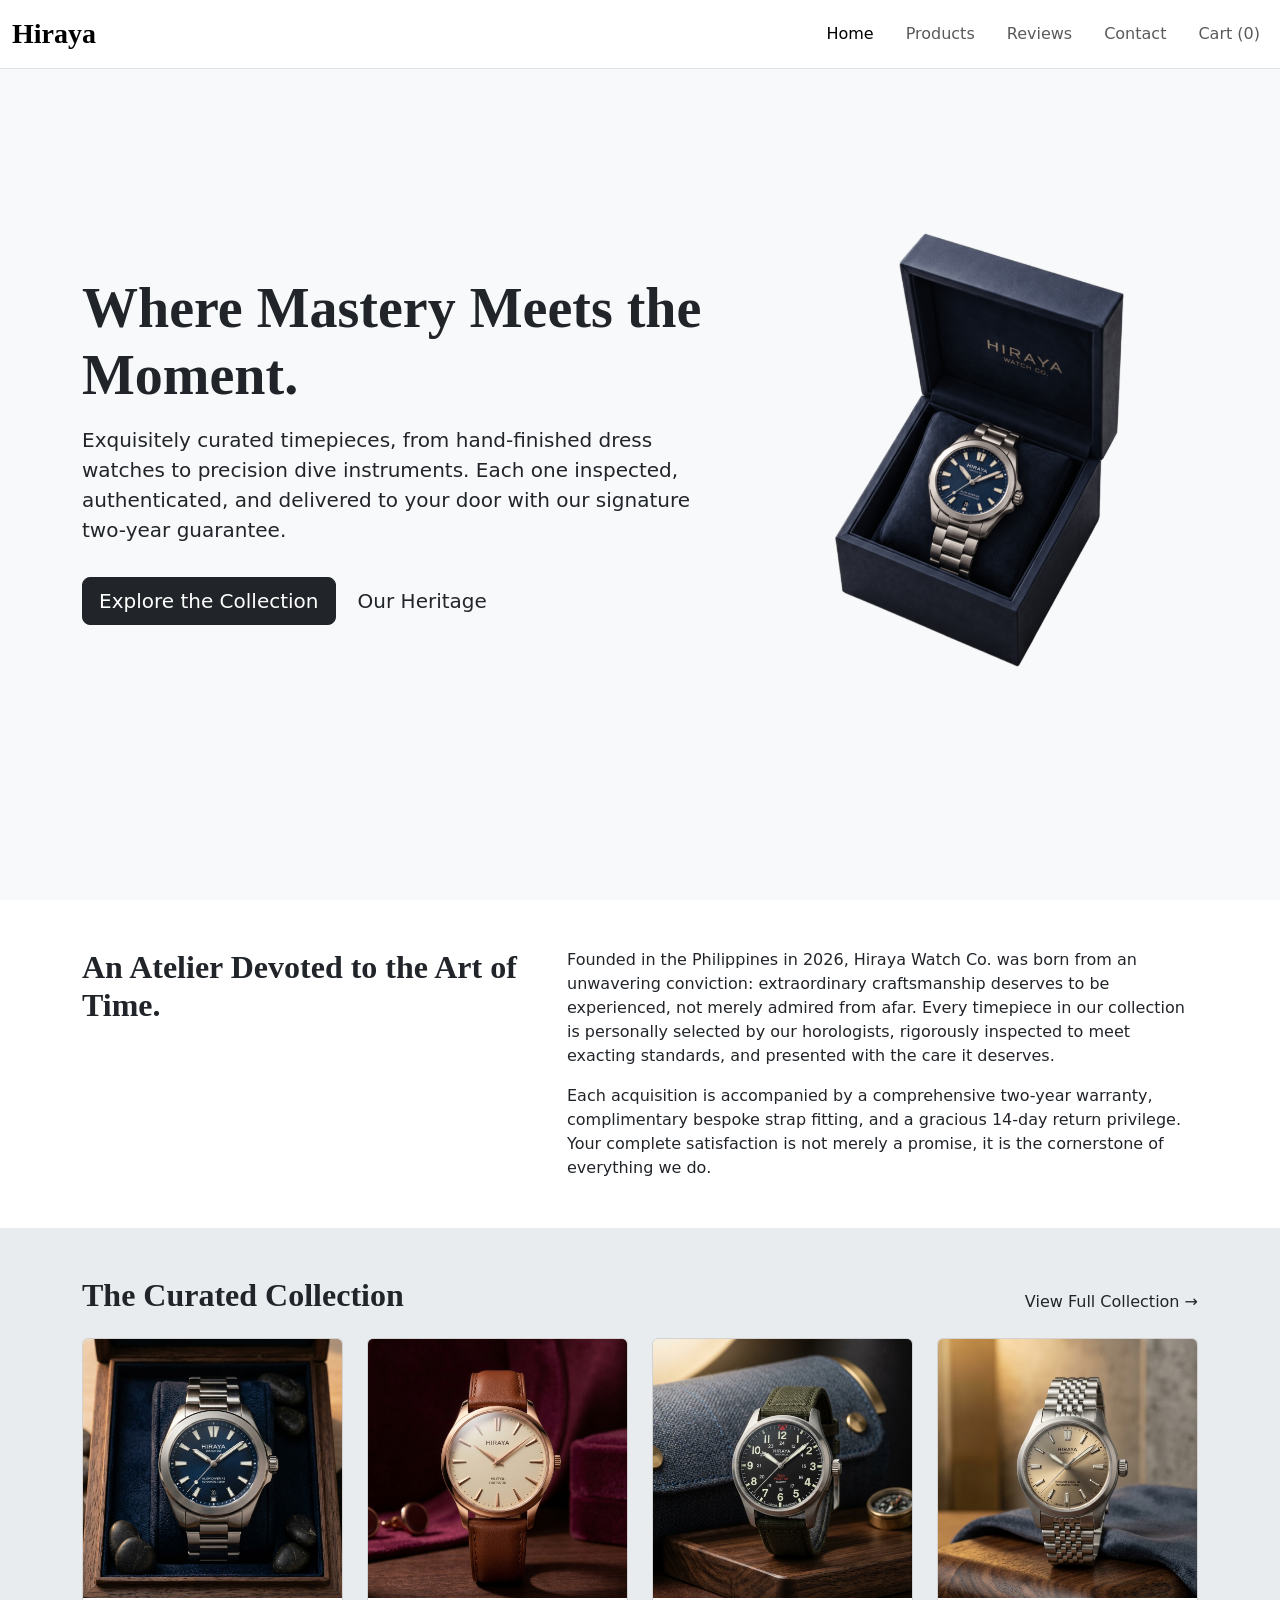
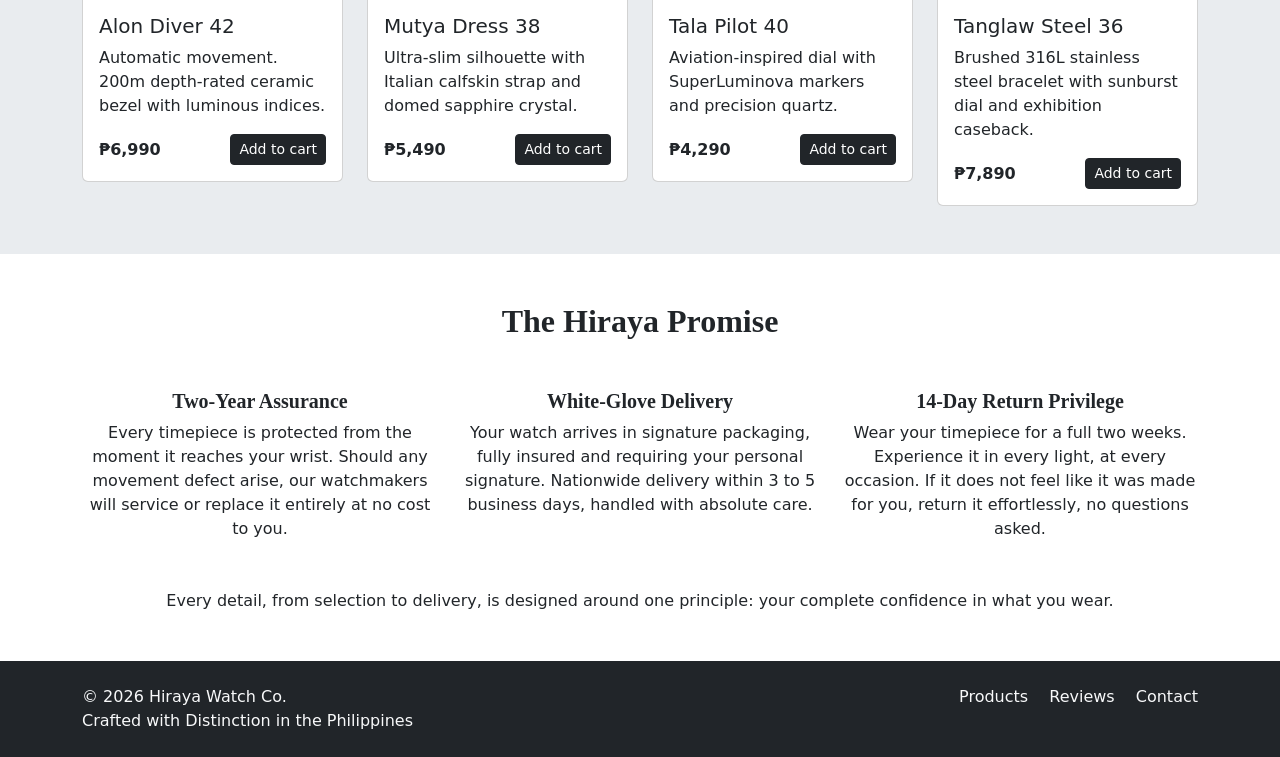
<file: index.html>
<!doctype html>
<html lang="en">
    <head>
        <meta charset="UTF-8" />
        <meta name="viewport" content="width=device-width, initial-scale=1" />
        <title>Hiraya Watch Co. | Timeless Elegance, Perfected</title>
        <link
            href="https://cdn.jsdelivr.net/npm/bootstrap@5.3.8/dist/css/bootstrap.min.css"
            rel="stylesheet"
            integrity="sha384-sRIl4kxILFvY47J16cr9ZwB07vP4J8+LH7qKQnuqkuIAvNWLzeN8tE5YBujZqJLB"
            crossorigin="anonymous"
        />
        <link rel="stylesheet" href="styles.css" />
    </head>
    <body class="d-flex flex-column min-vh-100">
        <!-- Navbar -->
        <nav class="navbar navbar-expand-lg bg-body border-bottom fixed-top">
            <div class="container-fluid">
                <a class="navbar-brand fw-bold fs-3" href="#">Hiraya</a>
                <button
                    class="navbar-toggler"
                    type="button"
                    data-bs-toggle="collapse"
                    data-bs-target="#navbarNav"
                    aria-controls="navbarNav"
                    aria-expanded="false"
                    aria-label="Toggle navigation"
                >
                    <span class="navbar-toggler-icon"></span>
                </button>
                <div class="collapse navbar-collapse" id="navbarNav">
                    <ul class="navbar-nav flex-row flex-wrap gap-3 ms-auto">
                        <li class="nav-item">
                            <a class="nav-link active" aria-current="page" href="index.html">Home</a>
                        </li>
                        <li class="nav-item">
                            <a class="nav-link" href="products.html">Products</a>
                        </li>
                        <li class="nav-item">
                            <a class="nav-link" href="reviews.html">Reviews</a>
                        </li>
                        <li class="nav-item">
                            <a class="nav-link" href="contact.html">Contact</a>
                        </li>
                        <li class="nav-item">
                            <a class="nav-link" href="cart.html">Cart (<span id="cartCount">0</span>)</a>
                        </li>
                    </ul>
                </div>
            </div>
        </nav>
        <main class="flex-grow-1">
        <!-- Header/Hero Section -->
        <header class="bg-body-tertiary py-5">
            <div class="container py-lg-4">
                <div class="row align-items-center g-4 g-lg-5 text-center text-lg-start">
                    <div class="col-lg-7 order-2 order-lg-1">
                        <h1 class="display-4 fw-bold">Where Mastery Meets the Moment.</h1>
                        <p class="lead mt-3">
                            Exquisitely curated timepieces, from hand-finished dress watches to precision dive
                            instruments. Each one inspected, authenticated, and delivered to your door with our
                            signature two-year guarantee.
                        </p>
                        <a href="products.html" class="btn btn-dark btn-lg mt-3">Explore the Collection</a>
                        <a href="#about" class="btn btn-link link-dark btn-lg mt-3">Our Heritage</a>
                    </div>
                    <div class="col-lg-5 text-center order-1 order-lg-2">
                        <img src="images/watch-hero.png" alt="Hiraya luxury timepiece" class="img-fluid hero-img" />
                    </div>
                </div>
            </div>
        </header>
        <!-- About Section -->
        <section id="about" class="py-5">
            <div class="container">
                <div class="row g-4 g-lg-5 text-center text-lg-start">
                    <div class="col-lg-5">
                        <h2 class="fw-bold">An Atelier Devoted to the Art of Time.</h2>
                    </div>
                    <div class="col-lg-7">
                        <p>
                            Founded in the Philippines in 2026, Hiraya Watch Co. was born from an unwavering conviction:
                            extraordinary craftsmanship deserves to be experienced, not merely admired from afar. Every
                            timepiece in our collection is personally selected by our horologists, rigorously inspected
                            to meet exacting standards, and presented with the care it deserves.
                        </p>
                        <p class="mb-0">
                            Each acquisition is accompanied by a comprehensive two-year warranty, complimentary bespoke
                            strap fitting, and a gracious 14-day return privilege. Your complete satisfaction is not
                            merely a promise, it is the cornerstone of everything we do.
                        </p>
                    </div>
                </div>
            </div>
        </section>
        <!-- Featured Products Section -->
        <section class="bg-body-secondary py-5">
            <div class="container">
                <div class="d-flex flex-column flex-md-row justify-content-between align-items-center align-items-md-end mb-4 text-center text-md-start gap-3">
                    <h2 class="fw-bold mb-0">The Curated Collection</h2>
                    <a href="products.html" class="link-dark">View Full Collection &rarr;</a>
                </div>
                <div class="row g-4">
                    <!-- Product 1 -->
                    <div class="col-sm-6 col-lg-3">
                        <div class="card">
                            <img src="images/alon-diver-42.jpg" alt="Alon Diver 42 watch" class="card-img-top" />
                            <div class="card-body">
                                <h5 class="card-title">Alon Diver 42</h5>
                                <p class="card-text">
                                    Automatic movement. 200m depth-rated ceramic bezel with luminous indices.
                                </p>
                                <div class="d-flex justify-content-between align-items-center">
                                    <span class="fw-semibold">&#8369;6,990</span>
                                    <button
                                        type="button"
                                        class="btn btn-dark btn-sm add-to-cart"
                                        data-id="1"
                                        data-name="Alon Diver 42"
                                        data-price="6990"
                                    >
                                        Add to cart
                                    </button>
                                </div>
                            </div>
                        </div>
                    </div>
                    <!-- Product 2 -->
                    <div class="col-sm-6 col-lg-3">
                        <div class="card">
                            <img src="images/mutya-dress-38.jpg" alt="Mutya Dress 38 watch" class="card-img-top" />
                            <div class="card-body">
                                <h5 class="card-title">Mutya Dress 38</h5>
                                <p class="card-text">
                                    Ultra-slim silhouette with Italian calfskin strap and domed sapphire crystal.
                                </p>
                                <div class="d-flex justify-content-between align-items-center">
                                    <span class="fw-semibold">&#8369;5,490</span>
                                    <button
                                        type="button"
                                        class="btn btn-dark btn-sm add-to-cart"
                                        data-id="2"
                                        data-name="Mutya Dress 38"
                                        data-price="5490"
                                    >
                                        Add to cart
                                    </button>
                                </div>
                            </div>
                        </div>
                    </div>
                    <!-- Product 3 -->
                    <div class="col-sm-6 col-lg-3">
                        <div class="card">
                            <img src="images/tala-pilot-40.jpg" alt="Tala Pilot 40 watch" class="card-img-top" />
                            <div class="card-body">
                                <h5 class="card-title">Tala Pilot 40</h5>
                                <p class="card-text">
                                    Aviation-inspired dial with SuperLuminova markers and precision quartz.
                                </p>
                                <div class="d-flex justify-content-between align-items-center">
                                    <span class="fw-semibold">&#8369;4,290</span>
                                    <button
                                        type="button"
                                        class="btn btn-dark btn-sm add-to-cart"
                                        data-id="3"
                                        data-name="Tala Pilot 40"
                                        data-price="4290"
                                    >
                                        Add to cart
                                    </button>
                                </div>
                            </div>
                        </div>
                    </div>
                    <!-- Product 4 -->
                    <div class="col-sm-6 col-lg-3">
                        <div class="card">
                            <img src="images/tanglaw-steel-36.jpg" alt="Tanglaw Steel 36 watch" class="card-img-top" />
                            <div class="card-body">
                                <h5 class="card-title">Tanglaw Steel 36</h5>
                                <p class="card-text">
                                    Brushed 316L stainless steel bracelet with sunburst dial and exhibition caseback.
                                </p>
                                <div class="d-flex justify-content-between align-items-center">
                                    <span class="fw-semibold">&#8369;7,890</span>
                                    <button
                                        type="button"
                                        class="btn btn-dark btn-sm add-to-cart"
                                        data-id="4"
                                        data-name="Tanglaw Steel 36"
                                        data-price="7890"
                                    >
                                        Add to cart
                                    </button>
                                </div>
                            </div>
                        </div>
                    </div>
                </div>
                <div id="message" class="alert mt-4 d-none" role="status"></div>
            </div>
        </section>
        <!-- Hiraya Promise Section -->
        <section class="py-5">
            <div class="container">
                <h2 class="fw-bold text-center mb-5">The Hiraya Promise</h2>
                <div class="row g-4 text-center">
                    <div class="col-md-4">
                        <h3 class="h5 fw-bold">Two-Year Assurance</h3>
                        <p class="mb-0">
                            Every timepiece is protected from the moment it reaches your wrist. Should any movement
                            defect arise, our watchmakers will service or replace it entirely at no cost to you.
                        </p>
                    </div>
                    <div class="col-md-4">
                        <h3 class="h5 fw-bold">White-Glove Delivery</h3>
                        <p class="mb-0">
                            Your watch arrives in signature packaging, fully insured and requiring your personal
                            signature. Nationwide delivery within 3 to 5 business days, handled with absolute care.
                        </p>
                    </div>
                    <div class="col-md-4">
                        <h3 class="h5 fw-bold">14-Day Return Privilege</h3>
                        <p class="mb-0">
                            Wear your timepiece for a full two weeks. Experience it in every light, at every occasion.
                            If it does not feel like it was made for you, return it effortlessly, no questions asked.
                        </p>
                    </div>
                </div>
                <p class="text-center mt-5 mb-0">
                    Every detail, from selection to delivery, is designed around one principle: your complete confidence
                    in what you wear.
                </p>
            </div>
        </section>
        </main>
        <!-- Footer -->
        <footer class="bg-dark text-light py-4 mt-auto">
            <div class="container d-flex flex-column flex-md-row justify-content-between gap-2">
                <span>&copy; 2026 Hiraya Watch Co.<br />Crafted with Distinction in the Philippines</span>
                <span>
                    <a href="products.html" class="link-light me-3">Products</a>
                    <a href="reviews.html" class="link-light me-3">Reviews</a>
                    <a href="contact.html" class="link-light">Contact</a>
                </span>
            </div>
        </footer>
        <script
            src="https://cdn.jsdelivr.net/npm/bootstrap@5.3.8/dist/js/bootstrap.bundle.min.js"
            integrity="sha384-FKyoEForCGlyvwx9Hj09JcYn3nv7wiPVlz7YYwJrWVcXK/BmnVDxM+D2scQbITxI"
            crossorigin="anonymous"
        ></script>
        <script src="https://code.jquery.com/jquery-3.7.1.min.js"></script>
        <script src="index.js"></script>
    </body>
</html>
</file>
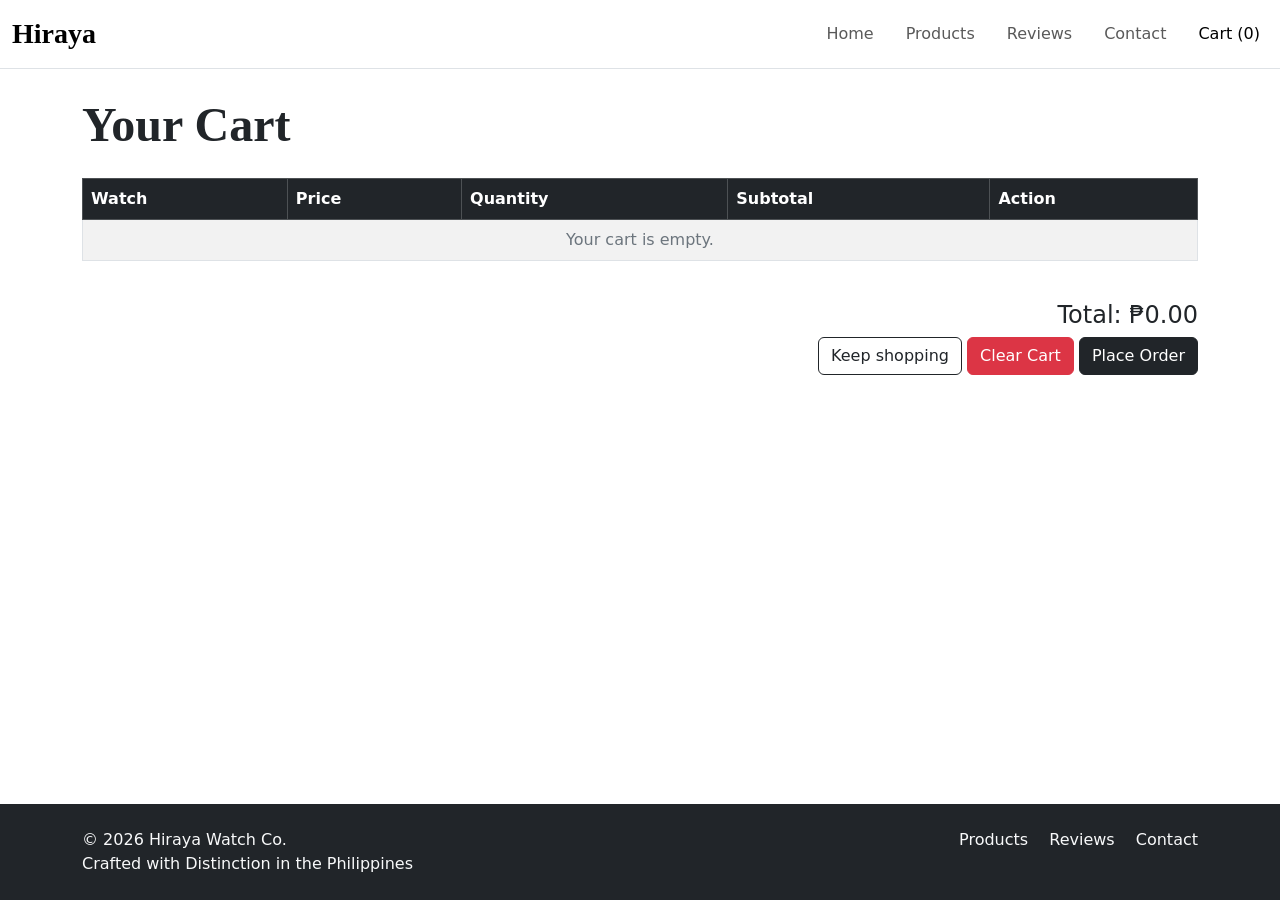
<file: cart.html>
<!doctype html>
<html lang="en">
    <head>
        <meta charset="UTF-8" />
        <meta name="viewport" content="width=device-width, initial-scale=1" />
        <title>Hiraya Watch Co. | Cart</title>
        <link
            href="https://cdn.jsdelivr.net/npm/bootstrap@5.3.8/dist/css/bootstrap.min.css"
            rel="stylesheet"
            integrity="sha384-sRIl4kxILFvY47J16cr9ZwB07vP4J8+LH7qKQnuqkuIAvNWLzeN8tE5YBujZqJLB"
            crossorigin="anonymous"
        />
        <link rel="stylesheet" href="styles.css" />
    </head>
    <body class="d-flex flex-column min-vh-100">
        <!-- Navbar -->
        <nav class="navbar navbar-expand-lg bg-body border-bottom fixed-top">
            <div class="container-fluid">
                <a class="navbar-brand fw-bold fs-3" href="index.html">Hiraya</a>
                <button
                    class="navbar-toggler"
                    type="button"
                    data-bs-toggle="collapse"
                    data-bs-target="#navbarNav"
                    aria-controls="navbarNav"
                    aria-expanded="false"
                    aria-label="Toggle navigation"
                >
                    <span class="navbar-toggler-icon"></span>
                </button>
                <div class="collapse navbar-collapse" id="navbarNav">
                    <ul class="navbar-nav flex-row flex-wrap gap-3 ms-auto">
                        <li class="nav-item">
                            <a class="nav-link" href="index.html">Home</a>
                        </li>
                        <li class="nav-item">
                            <a class="nav-link" href="products.html">Products</a>
                        </li>
                        <li class="nav-item">
                            <a class="nav-link" href="reviews.html">Reviews</a>
                        </li>
                        <li class="nav-item">
                            <a class="nav-link" href="contact.html">Contact</a>
                        </li>
                        <li class="nav-item">
                            <a class="nav-link active" href="cart.html">Cart (<span id="cartCount">0</span>)</a>
                        </li>
                    </ul>
                </div>
            </div>
        </nav>
        <!-- Cart -->
        <main class="container py-5 mt-5 flex-grow-1">
            <h1 class="display-5 fw-bold mb-4">Your Cart</h1>
            <div class="table-responsive">
                <table class="table table-bordered table-striped align-middle">
                    <thead class="table-dark">
                        <tr>
                            <th>Watch</th>
                            <th>Price</th>
                            <th>Quantity</th>
                            <th>Subtotal</th>
                            <th>Action</th>
                        </tr>
                    </thead>
                    <tbody id="cart-items"></tbody>
                </table>
            </div>
            <div class="text-end mt-4">
                <h4>Total: <span id="total">&#8369;0.00</span></h4>
                <a href="products.html" class="btn btn-outline-dark">Keep shopping</a>
                <button type="button" id="clear-cart" class="btn btn-danger">Clear Cart</button>
                <button type="button" id="place-order" class="btn btn-dark">Place Order</button>
            </div>
            <div id="message" class="alert mt-3 d-none" role="status"></div>
        </main>
        <!-- Footer -->
        <footer class="bg-dark text-light py-4 mt-auto">
            <div class="container d-flex flex-column flex-md-row justify-content-between gap-2">
                <span>&copy; 2026 Hiraya Watch Co.<br />Crafted with Distinction in the Philippines</span>
                <span>
                    <a href="products.html" class="link-light me-3">Products</a>
                    <a href="reviews.html" class="link-light me-3">Reviews</a>
                    <a href="contact.html" class="link-light">Contact</a>
                </span>
            </div>
        </footer>
        <script
            src="https://cdn.jsdelivr.net/npm/bootstrap@5.3.8/dist/js/bootstrap.bundle.min.js"
            integrity="sha384-FKyoEForCGlyvwx9Hj09JcYn3nv7wiPVlz7YYwJrWVcXK/BmnVDxM+D2scQbITxI"
            crossorigin="anonymous"
        ></script>
        <script src="https://code.jquery.com/jquery-3.7.1.min.js"></script>
        <script src="index.js"></script>
    </body>
</html>
</file>
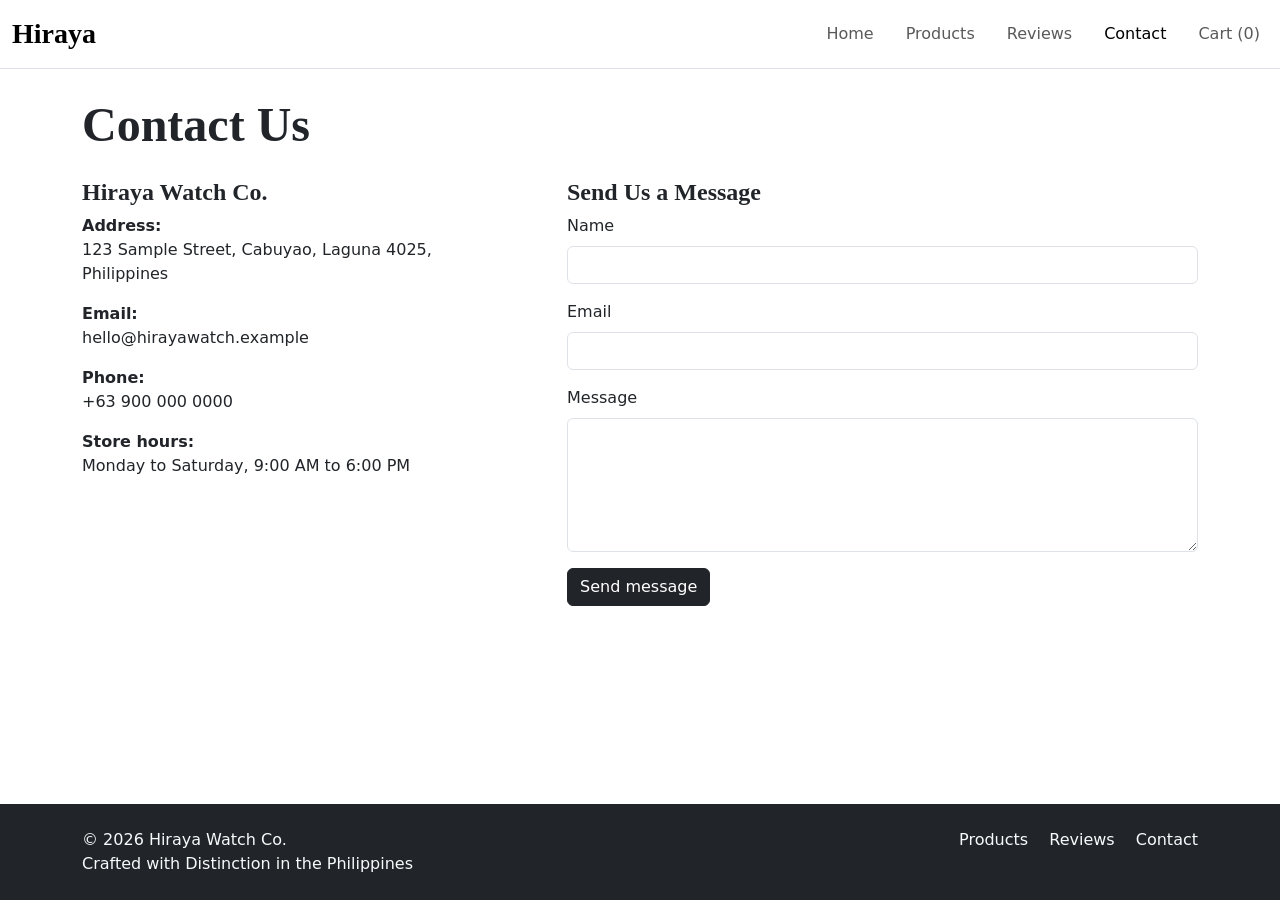
<file: contact.html>
<!doctype html>
<html lang="en">
    <head>
        <meta charset="UTF-8" />
        <meta name="viewport" content="width=device-width, initial-scale=1" />
        <title>Hiraya Watch Co. | Contact</title>
        <link
            href="https://cdn.jsdelivr.net/npm/bootstrap@5.3.8/dist/css/bootstrap.min.css"
            rel="stylesheet"
            integrity="sha384-sRIl4kxILFvY47J16cr9ZwB07vP4J8+LH7qKQnuqkuIAvNWLzeN8tE5YBujZqJLB"
            crossorigin="anonymous"
        />
        <link rel="stylesheet" href="styles.css" />
    </head>
    <body class="d-flex flex-column min-vh-100">
        <!-- Navbar -->
        <nav class="navbar navbar-expand-lg bg-body border-bottom fixed-top">
            <div class="container-fluid">
                <a class="navbar-brand fw-bold fs-3" href="index.html">Hiraya</a>
                <button
                    class="navbar-toggler"
                    type="button"
                    data-bs-toggle="collapse"
                    data-bs-target="#navbarNav"
                    aria-controls="navbarNav"
                    aria-expanded="false"
                    aria-label="Toggle navigation"
                >
                    <span class="navbar-toggler-icon"></span>
                </button>
                <div class="collapse navbar-collapse" id="navbarNav">
                    <ul class="navbar-nav flex-row flex-wrap gap-3 ms-auto">
                        <li class="nav-item">
                            <a class="nav-link" href="index.html">Home</a>
                        </li>
                        <li class="nav-item">
                            <a class="nav-link" href="products.html">Products</a>
                        </li>
                        <li class="nav-item">
                            <a class="nav-link" href="reviews.html">Reviews</a>
                        </li>
                        <li class="nav-item">
                            <a class="nav-link active" aria-current="page" href="contact.html">Contact</a>
                        </li>
                        <li class="nav-item">
                            <a class="nav-link" href="cart.html">Cart (<span id="cartCount">0</span>)</a>
                        </li>
                    </ul>
                </div>
            </div>
        </nav>
        <!-- Contact -->
        <main class="container py-5 mt-5 flex-grow-1">
            <h1 class="display-5 fw-bold mb-4">Contact Us</h1>
            <div class="row g-5">
                <!-- Company information (sample details: replace with your own) -->
                <div class="col-md-5">
                    <h2 class="h4 fw-bold">Hiraya Watch Co.</h2>
                    <p><strong>Address:</strong><br />123 Sample Street, Cabuyao, Laguna 4025, Philippines</p>
                    <p><strong>Email:</strong><br />hello@hirayawatch.example</p>
                    <p><strong>Phone:</strong><br />+63 900 000 0000</p>
                    <p><strong>Store hours:</strong><br />Monday to Saturday, 9:00 AM to 6:00 PM</p>
                </div>
                <!-- Message form -->
                <div class="col-md-7">
                    <h2 class="h4 fw-bold">Send Us a Message</h2>
                    <form id="contactForm">
                        <div class="mb-3">
                            <label for="contactName" class="form-label">Name</label>
                            <input type="text" class="form-control" id="contactName" required />
                        </div>
                        <div class="mb-3">
                            <label for="contactEmail" class="form-label">Email</label>
                            <input type="email" class="form-control" id="contactEmail" required />
                        </div>
                        <div class="mb-3">
                            <label for="contactMessage" class="form-label">Message</label>
                            <textarea class="form-control" id="contactMessage" rows="5" required></textarea>
                        </div>
                        <button type="submit" class="btn btn-dark">Send message</button>
                    </form>
                    <div id="message" class="alert mt-3 d-none" role="status"></div>
                </div>
            </div>
        </main>
        <!-- Footer -->
        <footer class="bg-dark text-light py-4 mt-auto">
            <div class="container d-flex flex-column flex-md-row justify-content-between gap-2">
                <span>&copy; 2026 Hiraya Watch Co.<br />Crafted with Distinction in the Philippines</span>
                <span>
                    <a href="products.html" class="link-light me-3">Products</a>
                    <a href="reviews.html" class="link-light me-3">Reviews</a>
                    <a href="contact.html" class="link-light">Contact</a>
                </span>
            </div>
        </footer>
        <script
            src="https://cdn.jsdelivr.net/npm/bootstrap@5.3.8/dist/js/bootstrap.bundle.min.js"
            integrity="sha384-FKyoEForCGlyvwx9Hj09JcYn3nv7wiPVlz7YYwJrWVcXK/BmnVDxM+D2scQbITxI"
            crossorigin="anonymous"
        ></script>
        <script src="https://code.jquery.com/jquery-3.7.1.min.js"></script>
        <script src="index.js"></script>
    </body>
</html>
</file>
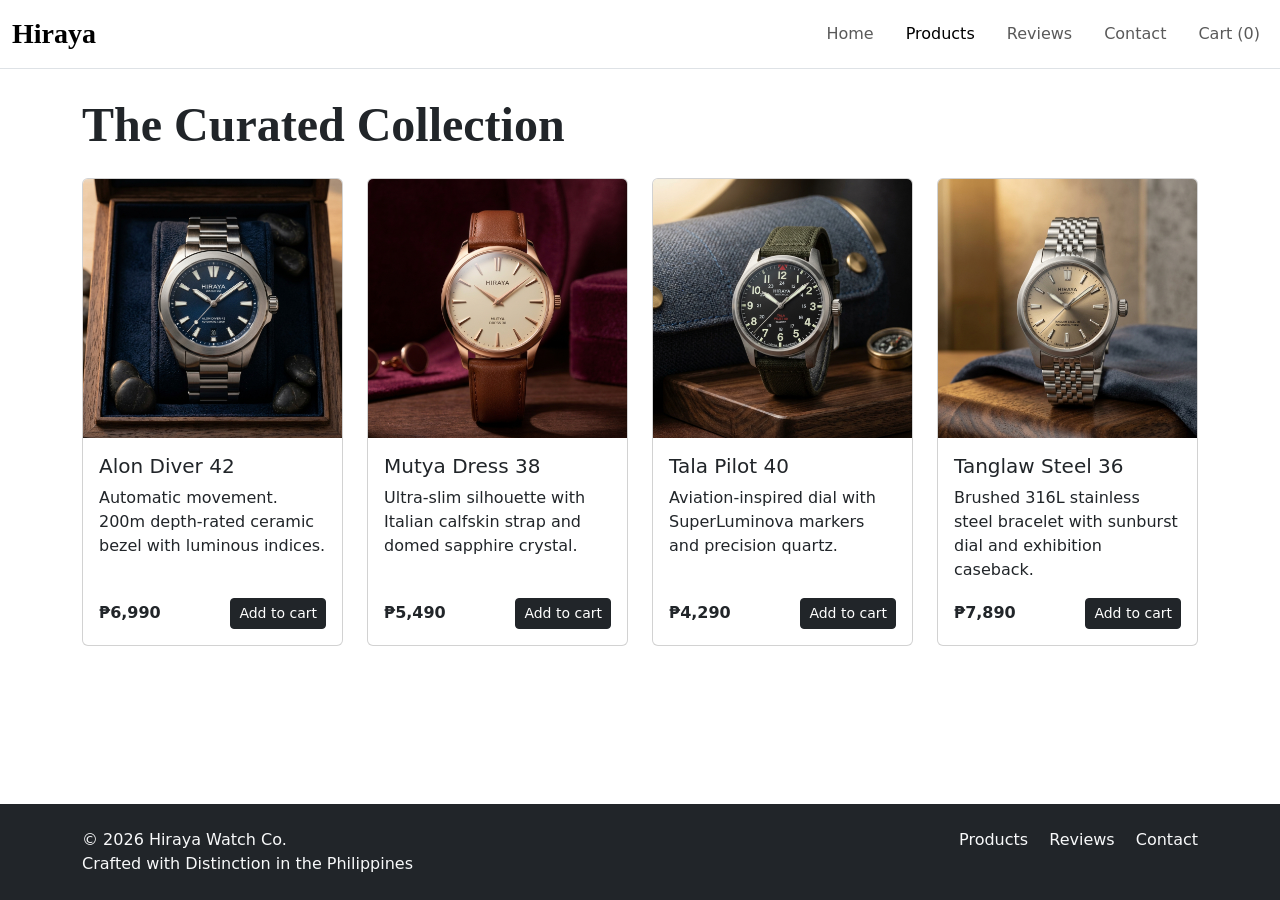
<file: products.html>
<!doctype html>
<html lang="en">
    <head>
        <meta charset="UTF-8" />
        <meta name="viewport" content="width=device-width, initial-scale=1" />
        <title>Hiraya Watch Co. | Products</title>
        <link
            href="https://cdn.jsdelivr.net/npm/bootstrap@5.3.8/dist/css/bootstrap.min.css"
            rel="stylesheet"
            integrity="sha384-sRIl4kxILFvY47J16cr9ZwB07vP4J8+LH7qKQnuqkuIAvNWLzeN8tE5YBujZqJLB"
            crossorigin="anonymous"
        />
        <link rel="stylesheet" href="styles.css" />
    </head>
    <body class="d-flex flex-column min-vh-100">
        <!-- Navbar -->
        <nav class="navbar navbar-expand-lg bg-body border-bottom fixed-top">
            <div class="container-fluid">
                <a class="navbar-brand fw-bold fs-3" href="index.html">Hiraya</a>
                <button
                    class="navbar-toggler"
                    type="button"
                    data-bs-toggle="collapse"
                    data-bs-target="#navbarNav"
                    aria-controls="navbarNav"
                    aria-expanded="false"
                    aria-label="Toggle navigation"
                >
                    <span class="navbar-toggler-icon"></span>
                </button>
                <div class="collapse navbar-collapse" id="navbarNav">
                    <ul class="navbar-nav flex-row flex-wrap gap-3 ms-auto">
                        <li class="nav-item">
                            <a class="nav-link" href="index.html">Home</a>
                        </li>
                        <li class="nav-item">
                            <a class="nav-link active" aria-current="page" href="products.html">Products</a>
                        </li>
                        <li class="nav-item">
                            <a class="nav-link" href="reviews.html">Reviews</a>
                        </li>
                        <li class="nav-item">
                            <a class="nav-link" href="contact.html">Contact</a>
                        </li>
                        <li class="nav-item">
                            <a class="nav-link" href="cart.html">Cart (<span id="cartCount">0</span>)</a>
                        </li>
                    </ul>
                </div>
            </div>
        </nav>
        <!-- Products -->
        <main class="container py-5 mt-5 flex-grow-1">
            <h1 class="display-5 fw-bold mb-4">The Curated Collection</h1>
            <div class="row g-4">
                <div class="col-sm-6 col-lg-3">
                    <div class="card h-100">
                        <img src="images/alon-diver-42.jpg" alt="Alon Diver 42 watch" class="card-img-top" />
                        <div class="card-body d-flex flex-column">
                            <h5 class="card-title">Alon Diver 42</h5>
                            <p class="card-text flex-grow-1">
                                Automatic movement. 200m depth-rated ceramic bezel with luminous indices.
                            </p>
                            <div class="d-flex justify-content-between align-items-center">
                                <span class="fw-semibold">&#8369;6,990</span>
                                <button
                                    type="button"
                                    class="btn btn-dark btn-sm add-to-cart"
                                    data-id="1"
                                    data-name="Alon Diver 42"
                                    data-price="6990"
                                >
                                    Add to cart
                                </button>
                            </div>
                        </div>
                    </div>
                </div>

                <div class="col-sm-6 col-lg-3">
                    <div class="card h-100">
                        <img src="images/mutya-dress-38.jpg" alt="Mutya Dress 38 watch" class="card-img-top" />
                        <div class="card-body d-flex flex-column">
                            <h5 class="card-title">Mutya Dress 38</h5>
                            <p class="card-text flex-grow-1">
                                Ultra-slim silhouette with Italian calfskin strap and domed sapphire crystal.
                            </p>
                            <div class="d-flex justify-content-between align-items-center">
                                <span class="fw-semibold">&#8369;5,490</span>
                                <button
                                    type="button"
                                    class="btn btn-dark btn-sm add-to-cart"
                                    data-id="2"
                                    data-name="Mutya Dress 38"
                                    data-price="5490"
                                >
                                    Add to cart
                                </button>
                            </div>
                        </div>
                    </div>
                </div>

                <div class="col-sm-6 col-lg-3">
                    <div class="card h-100">
                        <img src="images/tala-pilot-40.jpg" alt="Tala Pilot 40 watch" class="card-img-top" />
                        <div class="card-body d-flex flex-column">
                            <h5 class="card-title">Tala Pilot 40</h5>
                            <p class="card-text flex-grow-1">
                                Aviation-inspired dial with SuperLuminova markers and precision quartz.
                            </p>
                            <div class="d-flex justify-content-between align-items-center">
                                <span class="fw-semibold">&#8369;4,290</span>
                                <button
                                    type="button"
                                    class="btn btn-dark btn-sm add-to-cart"
                                    data-id="3"
                                    data-name="Tala Pilot 40"
                                    data-price="4290"
                                >
                                    Add to cart
                                </button>
                            </div>
                        </div>
                    </div>
                </div>

                <div class="col-sm-6 col-lg-3">
                    <div class="card h-100">
                        <img src="images/tanglaw-steel-36.jpg" alt="Tanglaw Steel 36 watch" class="card-img-top" />
                        <div class="card-body d-flex flex-column">
                            <h5 class="card-title">Tanglaw Steel 36</h5>
                            <p class="card-text flex-grow-1">
                                Brushed 316L stainless steel bracelet with sunburst dial and exhibition caseback.
                            </p>
                            <div class="d-flex justify-content-between align-items-center">
                                <span class="fw-semibold">&#8369;7,890</span>
                                <button
                                    type="button"
                                    class="btn btn-dark btn-sm add-to-cart"
                                    data-id="4"
                                    data-name="Tanglaw Steel 36"
                                    data-price="7890"
                                >
                                    Add to cart
                                </button>
                            </div>
                        </div>
                    </div>
                </div>
            </div>
            <div id="message" class="alert mt-4 d-none" role="status"></div>
        </main>
        <!-- Footer -->
        <footer class="bg-dark text-light py-4 mt-auto">
            <div class="container d-flex flex-column flex-md-row justify-content-between gap-2">
                <span>&copy; 2026 Hiraya Watch Co.<br />Crafted with Distinction in the Philippines</span>
                <span>
                    <a href="products.html" class="link-light me-3">Products</a>
                    <a href="reviews.html" class="link-light me-3">Reviews</a>
                    <a href="contact.html" class="link-light">Contact</a>
                </span>
            </div>
        </footer>
        <script
            src="https://cdn.jsdelivr.net/npm/bootstrap@5.3.8/dist/js/bootstrap.bundle.min.js"
            integrity="sha384-FKyoEForCGlyvwx9Hj09JcYn3nv7wiPVlz7YYwJrWVcXK/BmnVDxM+D2scQbITxI"
            crossorigin="anonymous"
        ></script>
        <script src="https://code.jquery.com/jquery-3.7.1.min.js"></script>
        <script src="index.js"></script>
    </body>
</html>
</file>
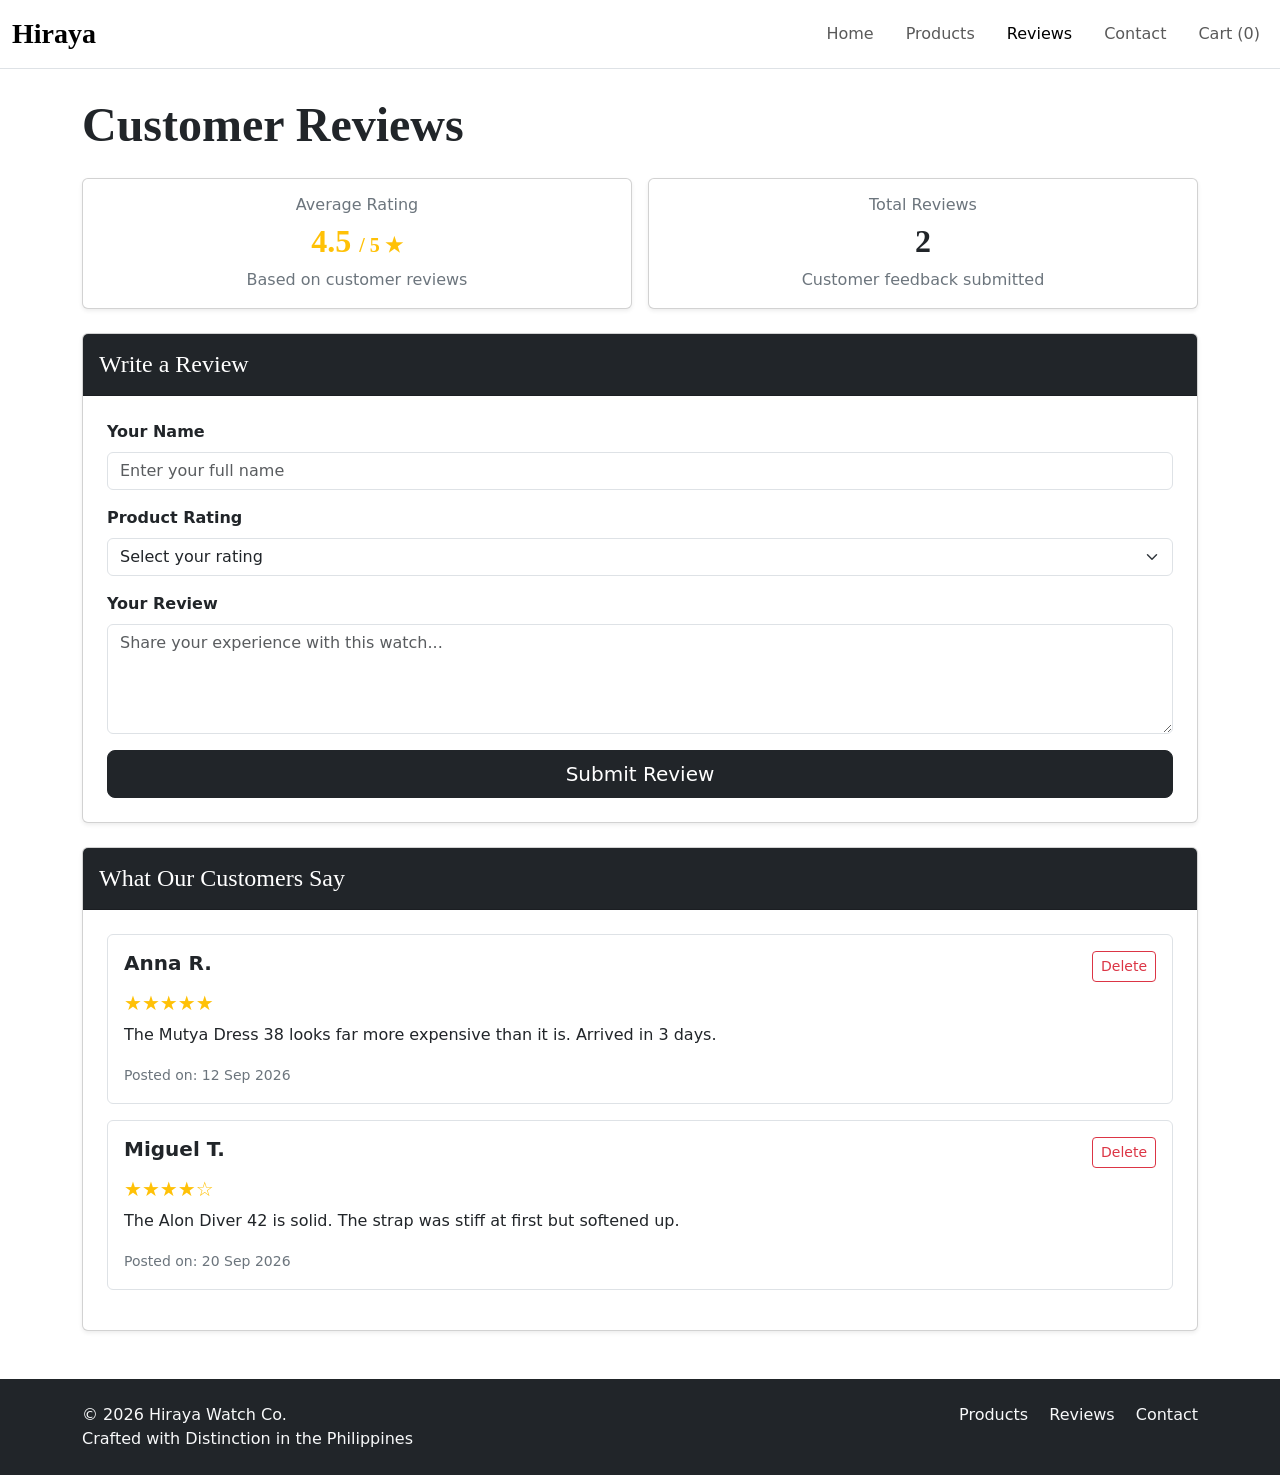
<file: reviews.html>
<!doctype html>
<html lang="en">
    <head>
        <meta charset="UTF-8" />
        <meta name="viewport" content="width=device-width, initial-scale=1" />
        <title>Hiraya Watch Co. | Reviews</title>
        <link
            href="https://cdn.jsdelivr.net/npm/bootstrap@5.3.8/dist/css/bootstrap.min.css"
            rel="stylesheet"
            integrity="sha384-sRIl4kxILFvY47J16cr9ZwB07vP4J8+LH7qKQnuqkuIAvNWLzeN8tE5YBujZqJLB"
            crossorigin="anonymous"
        />
        <link
            href="https://cdn.jsdelivr.net/npm/bootstrap-icons@1.11.3/font/bootstrap-icons.min.css"
            rel="stylesheet"
        />
        <link rel="stylesheet" href="styles.css" />
    </head>
    <body class="d-flex flex-column min-vh-100">
        <!-- Navbar -->
        <nav class="navbar navbar-expand-lg bg-body border-bottom fixed-top">
            <div class="container-fluid">
                <a class="navbar-brand fw-bold fs-3" href="index.html">Hiraya</a>
                <button
                    class="navbar-toggler"
                    type="button"
                    data-bs-toggle="collapse"
                    data-bs-target="#navbarNav"
                    aria-controls="navbarNav"
                    aria-expanded="false"
                    aria-label="Toggle navigation"
                >
                    <span class="navbar-toggler-icon"></span>
                </button>
                <div class="collapse navbar-collapse" id="navbarNav">
                    <ul class="navbar-nav flex-row flex-wrap gap-3 ms-auto">
                        <li class="nav-item">
                            <a class="nav-link" href="index.html">Home</a>
                        </li>
                        <li class="nav-item">
                            <a class="nav-link" href="products.html">Products</a>
                        </li>
                        <li class="nav-item">
                            <a class="nav-link active" aria-current="page" href="reviews.html">Reviews</a>
                        </li>
                        <li class="nav-item">
                            <a class="nav-link" href="contact.html">Contact</a>
                        </li>
                        <li class="nav-item">
                            <a class="nav-link" href="cart.html">Cart (<span id="cartCount">0</span>)</a>
                        </li>
                    </ul>
                </div>
            </div>
        </nav>
        <!-- Reviews -->
        <main class="container py-5 mt-5 flex-grow-1">
            <h1 class="display-5 fw-bold mb-4">Customer Reviews</h1>

            <!-- Review summary -->
            <div class="row g-3 mb-4">
                <div class="col-md-6">
                    <div class="card shadow-sm h-100 card-body text-center">
                        <h6 class="text-secondary">Average Rating</h6>
                        <h2 class="text-warning fw-bold">
                            <span id="averageRating">0.0</span>
                            <small class="fs-5">/ 5 &#9733;</small>
                        </h2>
                        <p class="text-secondary mb-0">Based on customer reviews</p>
                    </div>
                </div>
                <div class="col-md-6">
                    <div class="card shadow-sm h-100 card-body text-center">
                        <h6 class="text-secondary">Total Reviews</h6>
                        <h2 class="fw-bold" id="reviewCount">0</h2>
                        <p class="text-secondary mb-0">Customer feedback submitted</p>
                    </div>
                </div>
            </div>

            <!-- Review form -->
            <div class="card shadow-sm mb-4">
                <div class="card-header bg-dark text-white py-3">
                    <h2 class="h4 mb-0">Write a Review</h2>
                </div>
                <div class="card-body p-4">
                    <form id="reviewForm">
                        <div class="mb-3">
                            <label for="reviewerName" class="form-label fw-semibold">Your Name</label>
                            <input
                                type="text"
                                class="form-control"
                                id="reviewerName"
                                placeholder="Enter your full name"
                                required
                            />
                        </div>
                        <div class="mb-3">
                            <label for="rating" class="form-label fw-semibold">Product Rating</label>
                            <select class="form-select" id="rating" required>
                                <option value="">Select your rating</option>
                                <option value="5">&#9733;&#9733;&#9733;&#9733;&#9733; - Excellent</option>
                                <option value="4">&#9733;&#9733;&#9733;&#9733;&#9734; - Very Good</option>
                                <option value="3">&#9733;&#9733;&#9733;&#9734;&#9734; - Good</option>
                                <option value="2">&#9733;&#9733;&#9734;&#9734;&#9734; - Fair</option>
                                <option value="1">&#9733;&#9734;&#9734;&#9734;&#9734; - Poor</option>
                            </select>
                        </div>
                        <div class="mb-3">
                            <label for="reviewText" class="form-label fw-semibold">Your Review</label>
                            <textarea
                                class="form-control"
                                id="reviewText"
                                rows="4"
                                placeholder="Share your experience with this watch..."
                                required
                            ></textarea>
                        </div>
                        <button type="submit" class="btn btn-dark btn-lg w-100">Submit Review</button>
                    </form>
                    <div id="message" class="alert mt-3 d-none" role="status"></div>
                </div>
            </div>

            <!-- Review list (filled by index.js) -->
            <div class="card shadow-sm">
                <div class="card-header bg-dark text-white py-3">
                    <h2 class="h4 mb-0">What Our Customers Say</h2>
                </div>
                <div class="card-body p-4">
                    <div id="reviewsList"></div>
                </div>
            </div>
        </main>
        <!-- Footer -->
        <footer class="bg-dark text-light py-4 mt-auto">
            <div class="container d-flex flex-column flex-md-row justify-content-between gap-2">
                <span>&copy; 2026 Hiraya Watch Co.<br />Crafted with Distinction in the Philippines</span>
                <span>
                    <a href="products.html" class="link-light me-3">Products</a>
                    <a href="reviews.html" class="link-light me-3">Reviews</a>
                    <a href="contact.html" class="link-light">Contact</a>
                </span>
            </div>
        </footer>
        <script
            src="https://cdn.jsdelivr.net/npm/bootstrap@5.3.8/dist/js/bootstrap.bundle.min.js"
            integrity="sha384-FKyoEForCGlyvwx9Hj09JcYn3nv7wiPVlz7YYwJrWVcXK/BmnVDxM+D2scQbITxI"
            crossorigin="anonymous"
        ></script>
        <script src="https://code.jquery.com/jquery-3.7.1.min.js"></script>
        <script src="index.js"></script>
    </body>
</html>
</file>
<file: styles.css>
h1,
h2,
h3,
.navbar-brand {
    font-family: Georgia, "Times New Roman", serif;
}

header {
    min-height: 100dvh;
}

header,
section {
    padding-top: 76px !important;
    scroll-margin-top: 76px;
    display: flex;
    align-items: center;
}

header > .container,
section > .container {
    width: 100%;
}

.hero-img {
    max-height: 450px;
    object-fit: contain;
}

@media (max-width: 992px) {
    .hero-img {
        max-height: 360px;
    }
}

a,
.btn-link {
    text-decoration: none;
}
</file>
